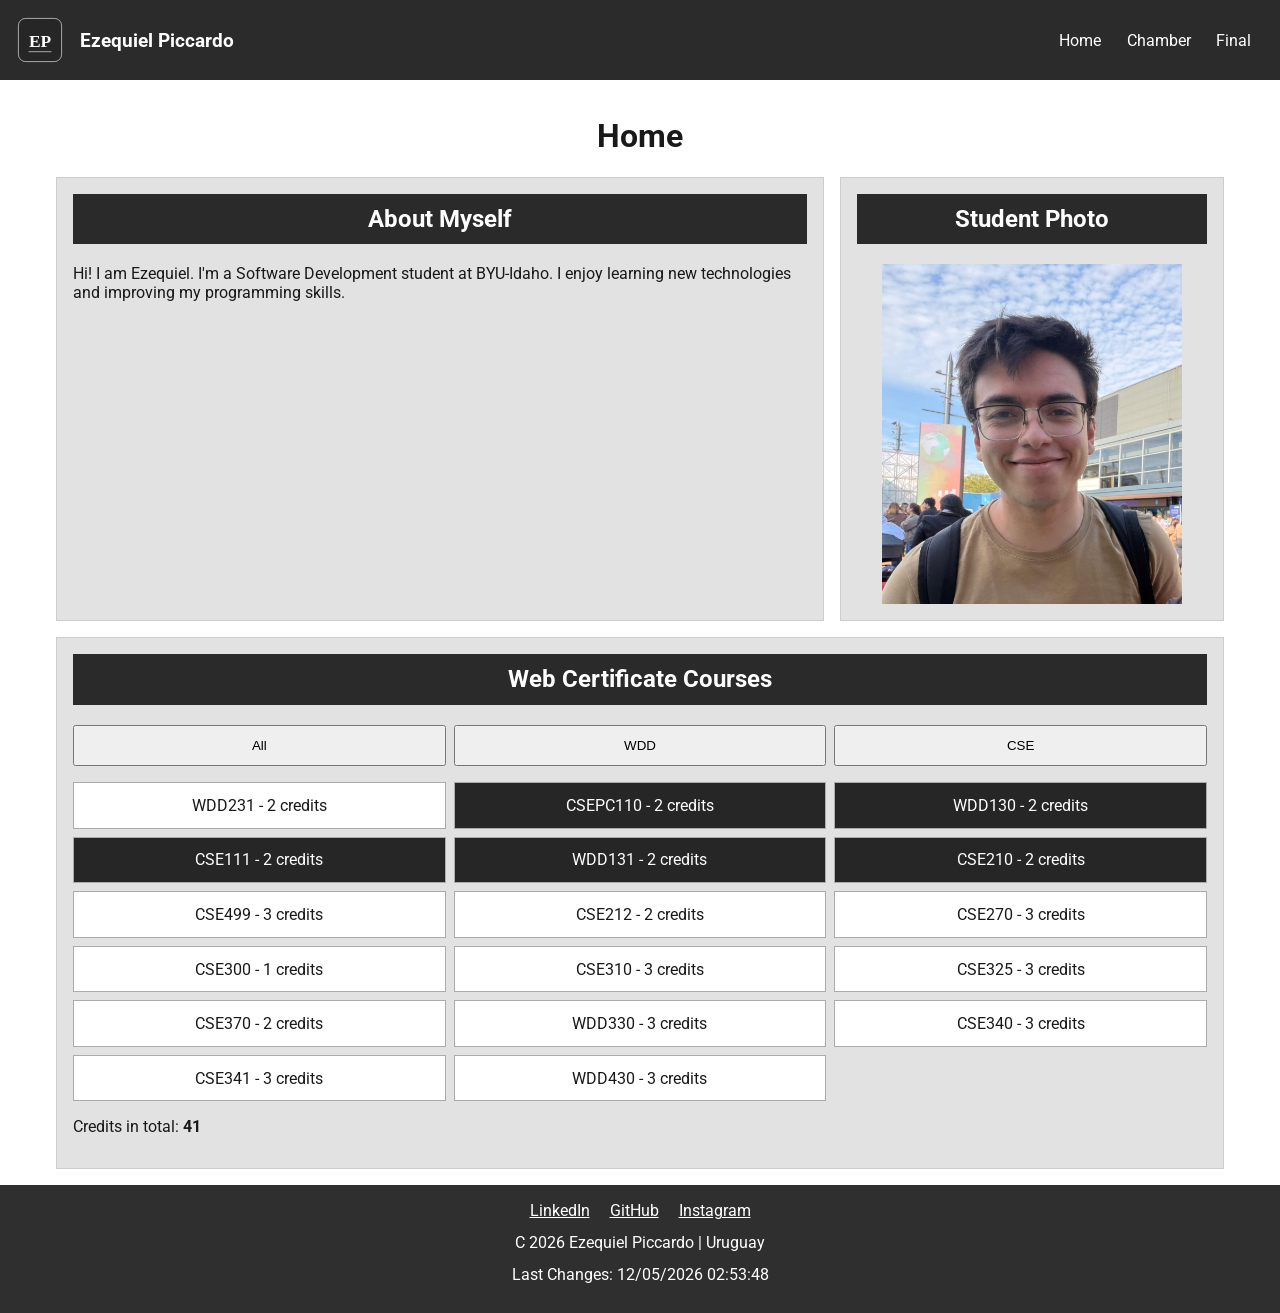
<file: index.html>
<!DOCTYPE html>
<html lang="en">

<head>
    <meta charset="UTF-8">
    <meta name="viewport" content="width=device-width, initial-scale=1.0">
    <meta name="description" content="Ezequiel Piccardo's WDD 231 course home page.">
    <meta name="author" content="Ezequiel Piccardo">
    <title>WDD 231 - Ezequiel Piccardo</title>

    <link rel="preconnect" href="https://fonts.googleapis.com">
    <link rel="preconnect" href="https://fonts.gstatic.com" crossorigin>
    <link href="https://fonts.googleapis.com/css2?family=Roboto:wght@400;500;700&display=swap" rel="stylesheet">

    <link rel="stylesheet" href="styles/small.css">
    <link rel="stylesheet" href="styles/larger.css">

    <script src="scripts/navigation.js" defer></script>
    <script src="scripts/date.js" defer></script>
    <script src="scripts/course.js" defer></script>

</head>

<body>
    <header>
        <img src="images/logo.svg" alt="" width="48" height="48">
        <span>Ezequiel Piccardo</span>

        <button id="menu-button" aria-label="Open navigation menu" aria-expanded="false" aria-controls="navigation">
            Menu
        </button>
        <nav id="navigation">
            <a href="index.html">Home</a>
            <a href="#">Chamber</a>
            <a href="#">Final</a>
        </nav>
    </header>

    <main>
        <h1>
            Home
        </h1>
        <div class="content">

            <section>
                <h2>About Myself</h2>
                <p>
                    Hi! I am Ezequiel. I'm a Software Development student at BYU-Idaho. I enjoy learning new
                    technologies and improving my programming skills.
                </p>
            </section>
            <section>
                <h2>Student Photo</h2>
                <img src="images/student.jpeg" alt="Picture of Ezequiel Piccardo" width="300" height="300">
            </section>
            <section class="courses">
                <h2>Web Certificate Courses</h2>

                <div class="filters">
                    <button data-filter="all" aria-pressed="true">All</button>
                    <button data-filter="WDD" aria-pressed="false">WDD</button>
                    <button data-filter="CSE" aria-pressed="false">CSE</button>
                </div>

                <div id="course-list"></div>

                <p>
                    Credits in total:
                    <strong id="credit-total">0</strong>
                </p>
            </section>
        </div>
    </main>

    <footer>
        <div>
            <a href="https://www.linkedin.com/in/ezequiel-piccardo" target="_blank"
                rel="noopener noreferrer">LinkedIn</a>
            <a href="https://github.com/ezepicc" target="_blank" rel="noopener noreferrer">GitHub</a>
            <a href="https://www.instagram.com/piccardo.ez/" target="_blank" rel="noopener noreferrer">Instagram</a>
        </div>

        <p> C <span id="current-year"></span> Ezequiel Piccardo | Uruguay</p>

        <p>
            Last Changes: <span id="lastModified"></span>
        </p>
    </footer>
</body>

</html>
</file>
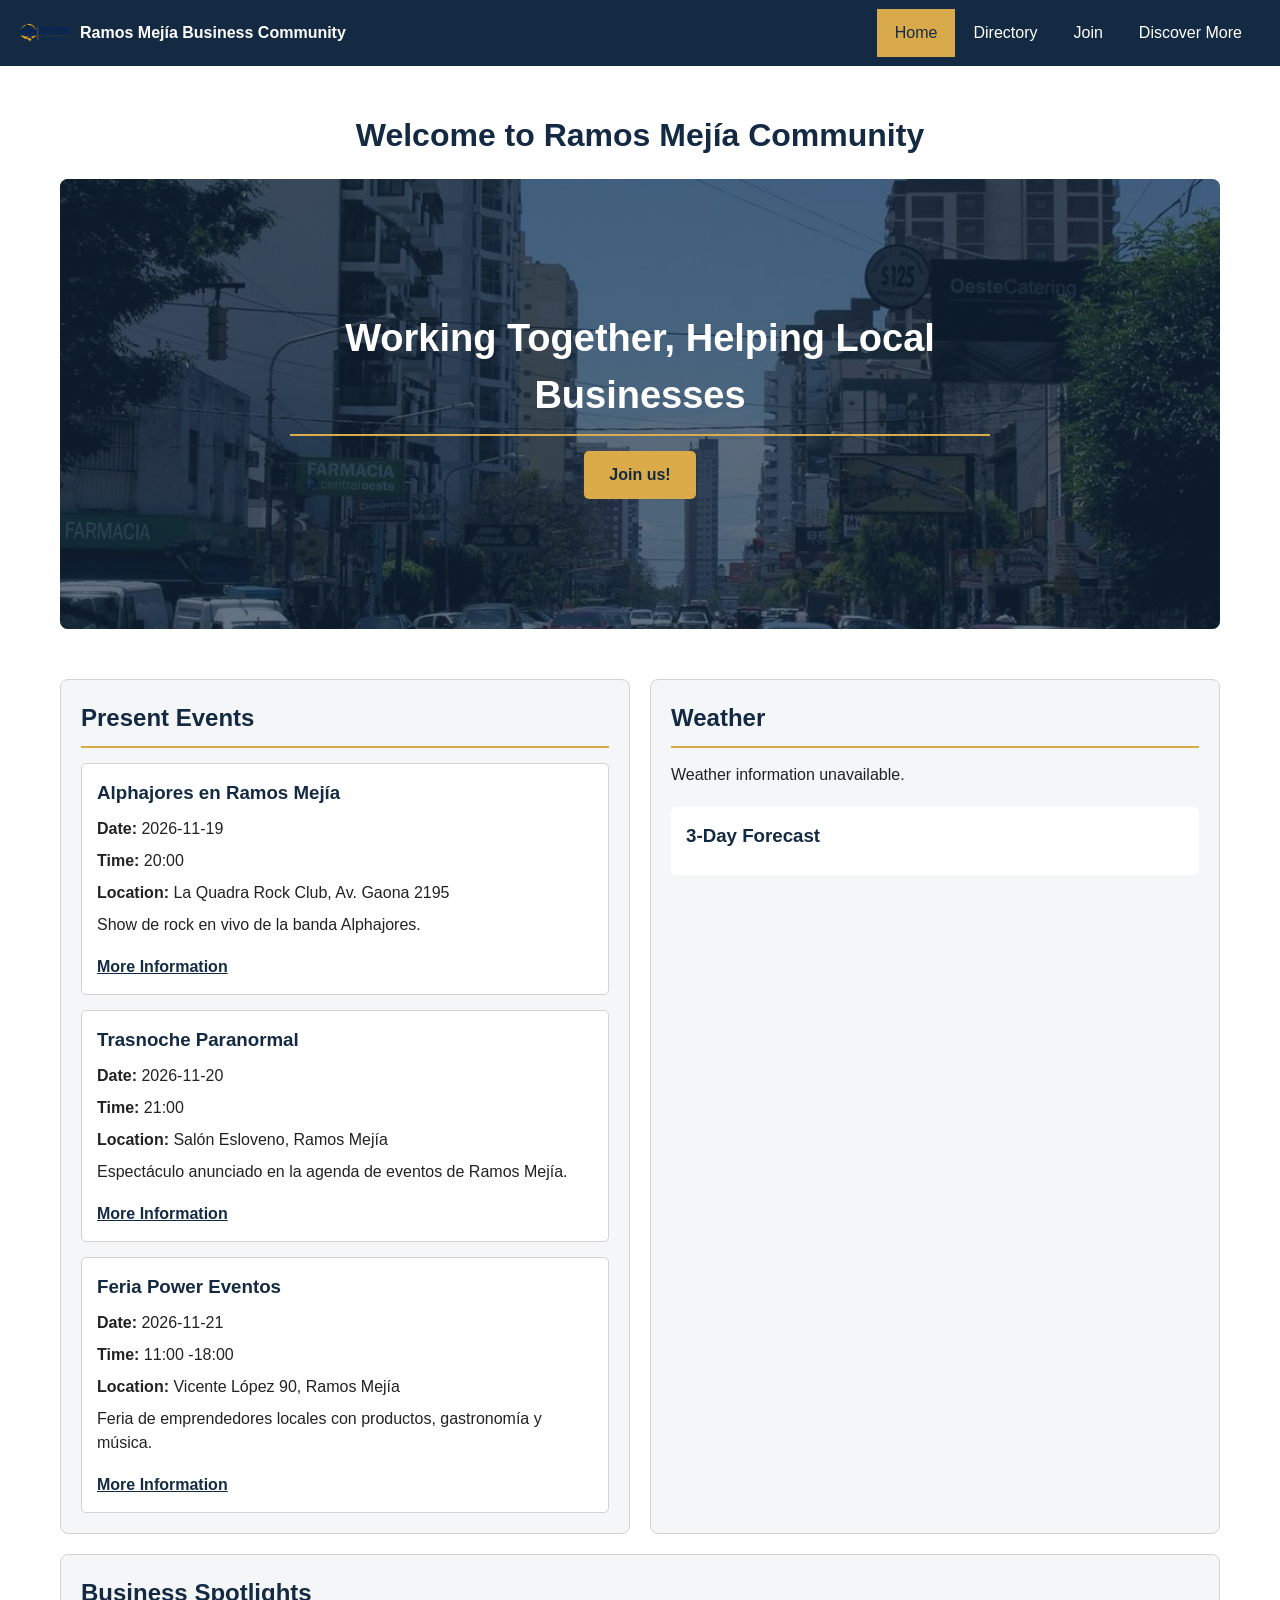
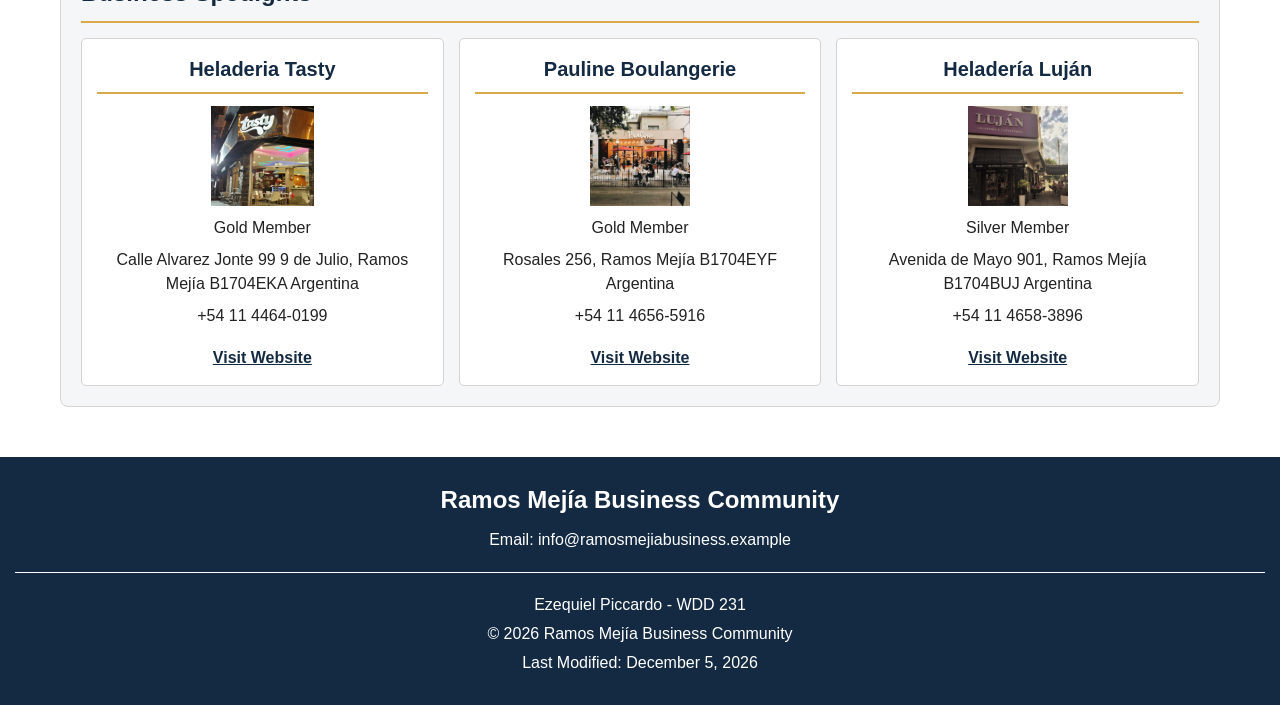
<file: chamber/index.html>
<!DOCTYPE html>
<html lang="en">

<head>
    <meta charset="UTF-8">
    <meta name="viewport" content="width=device-width, initial-scale=1.0">

    <title>Home - Ramos Mejía Business Community</title>
    <meta name="description"
        content="Welcome to the Ramos Mejía Business Community. Discover local events, business opportunities, community resources, and local businesses.">
    <meta name="author" content=" Ezequiel Piccardo ">

    <link rel="icon" href="images/favicon.png" type="image/png">

    <meta property="og:title" content="Ramos Mejía Business Community">
    <meta property="og:description" content="Discover local businesses, events, and opportunities in Ramos Mejía">
    <meta property="og:image" content="https://ezepicc.github.io/wdd231/chamber/images/logo.png">
    <meta property="og:url" content="https://ezepicc.github.io/wdd231/chamber/index.html">
    <meta property="og:type" content="website">

    <link rel="stylesheet" href="styles/normalize.css">
    <link rel="stylesheet" href="styles/small.css">
    <link rel="stylesheet" href="styles/larger.css">
    <script src="scripts/navigation.js" defer></script>
    <script src="scripts/home.js" defer></script>

</head>


<body>
    <header>
        <div class="header-content">

            <a href="index.html" class="logo">

                <img src="images/logo.png" alt="Ramos Mejía Business Community logo">
                <span>Ramos Mejía Business Community</span>

            </a>
            <button id="menu-button" aria-label="Open navigation menu" aria-expanded="false">
                Menu
            </button>

            <nav id="navigation">

                <ul>
                    <li><a href="index.html" class="active" aria-current="page">Home</a></li>
                    <li><a href="directory.html">Directory</a></li>
                    <li><a href="join.html">Join</a></li>
                    <li><a href="discover.html">Discover More</a></li>

                </ul>

            </nav>
        </div>
    </header>

    <main class="home-main">
        <h1>Welcome to Ramos Mejía Community</h1>

        <section class="hero">
            <img src="images/hero.jfif" alt="Businesses and community in Ramos Mejía">
            <div class="hero-content">

                <h2>Working Together, Helping Local Businesses</h2>
                <a href="join.html">Join us!</a>

            </div>
        </section>
        <section class="events">
            <h2>Present Events</h2>
            <div id="events-content">
            </div>
        </section>

        <section class="weather">

            <h2>Weather</h2>

            <div id="current-weather">
            </div>

            <div id="weather-forecast">
                <h3>3-Day Forecast</h3>
            </div>

        </section>

        <section class="spotlights">
            <h2>Business Spotlights</h2>
            <div id="spotlights-content">
            </div>

        </section>

    </main>

    <footer>
        <div class="footer-contact">
            <h2>Ramos Mejía Business Community</h2>
            <p>Email: info@ramosmejiabusiness.example</p>
        </div>
        <div class="footer-development">
            <p>Ezequiel Piccardo - WDD 231</p>
            <p>&copy; <span id="current-year"></span> Ramos Mejía Business Community</p>
            <p>Last Modified: <span id="last-modified"></span></p>
        </div>
    </footer>

</body>

</html>
</file>
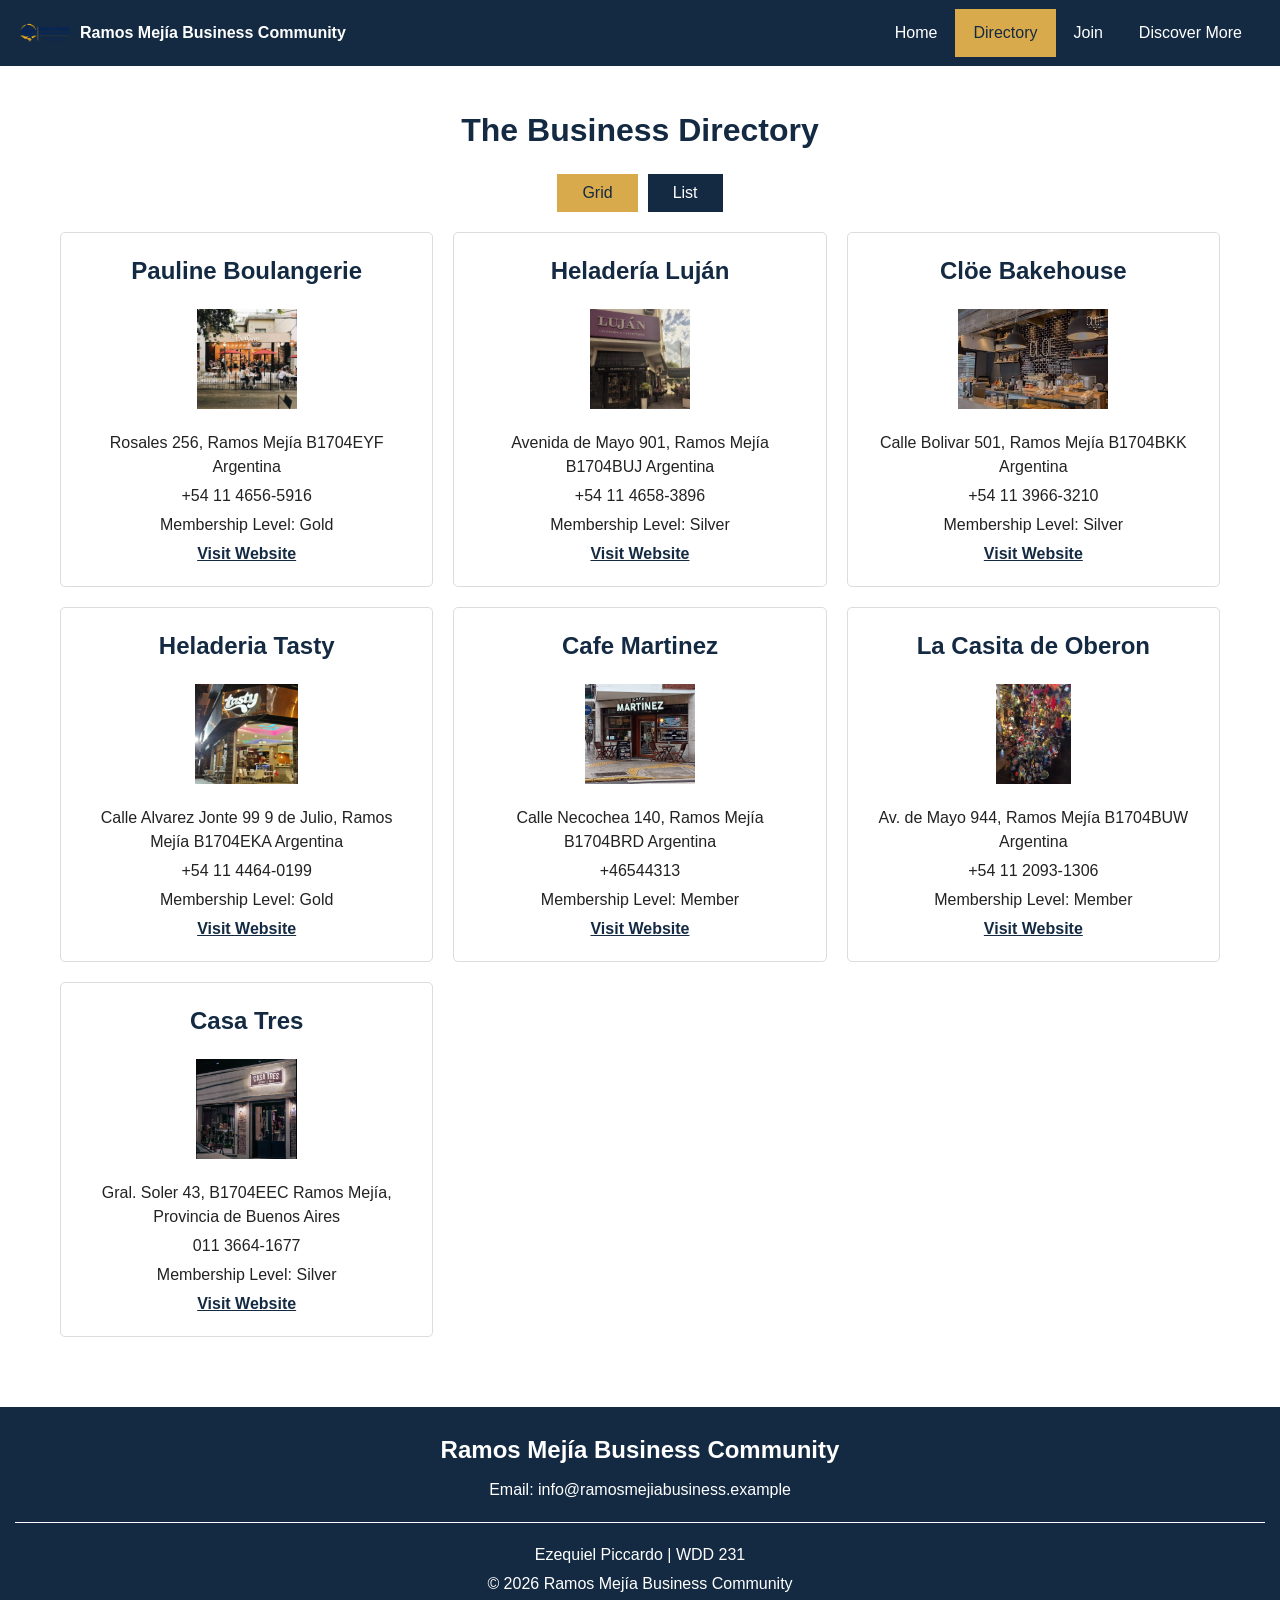
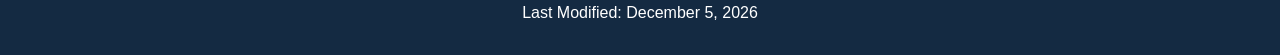
<file: chamber/directory.html>
<!DOCTYPE html>
<html lang="en">

<head>
    <meta charset="UTF-8">
    <meta name="viewport" content="width=device-width, initial-scale=1.0">

    <title>Business Directory - Ramos Mejía Business Community</title>
    <meta name="description"
        content="Explore local businesses, discover services, and connect with the business community of Ramos Mejía, Buenos Aires.">
    <meta name="author" content=" Ezequiel Piccardo ">

    <link rel="icon" href="images/favicon.png" type="image/png">

    <meta property="og:title" content="Ramos Mejía Business Community">
    <meta property="og:description" content="Discover local businesses in Ramos Mejía">
    <meta property="og:image" content="https://ezepicc.github.io/wdd231/chamber/images/logo.png">
    <meta property="og:url" content="https://ezepicc.github.io/wdd231/chamber/directory.html">
    <meta property="og:type" content="website">

    <link rel="stylesheet" href="styles/normalize.css">
    <link rel="stylesheet" href="styles/small.css">
    <link rel="stylesheet" href="styles/larger.css">
    <script src="scripts/navigation.js" defer></script>
    <script src="scripts/directory.js" defer></script>

</head>


<body>
    <header>
        <div class="header-content">

            <a href="directory.html" class="logo">

                <img src="images/logo.png" alt="Ramos Mejía Business Community logo">
                <span>Ramos Mejía Business Community</span>

            </a>
            <button id="menu-button" aria-label="Open navigation menu" aria-expanded="false">
                Menu
            </button>

            <nav id="navigation">

                <ul>
                    <li><a href="index.html">Home</a></li>
                    <li><a href="directory.html" class="active" aria-current="page">Directory</a></li>
                    <li><a href="join.html">Join</a></li>
                    <li><a href="discover.html">Discover More</a></li>

                </ul>

            </nav>
        </div>
    </header>

    <main>
        <h1>The Business Directory</h1>

        <section class="directory-section">
            <div class="view-buttons">
                <button id="grid-button" class="active">Grid</button>
                <button id="list-button">List</button>
            </div>

            <div id="members-content" class="grid-view">

            </div>
        </section>

    </main>
    <footer>

        <div class="footer-contact">
            <h2>Ramos Mejía Business Community</h2>
            <p>Email: info@ramosmejiabusiness.example</p>

        </div>
        <div class="footer-development">
            <p>Ezequiel Piccardo | WDD 231</p>
            <p>&copy; <span id="current-year"></span> Ramos Mejía Business Community</p>
            <p>Last Modified: <span id="last-modified"></span></p>
        </div>

    </footer>

</body>

</html>
</file>
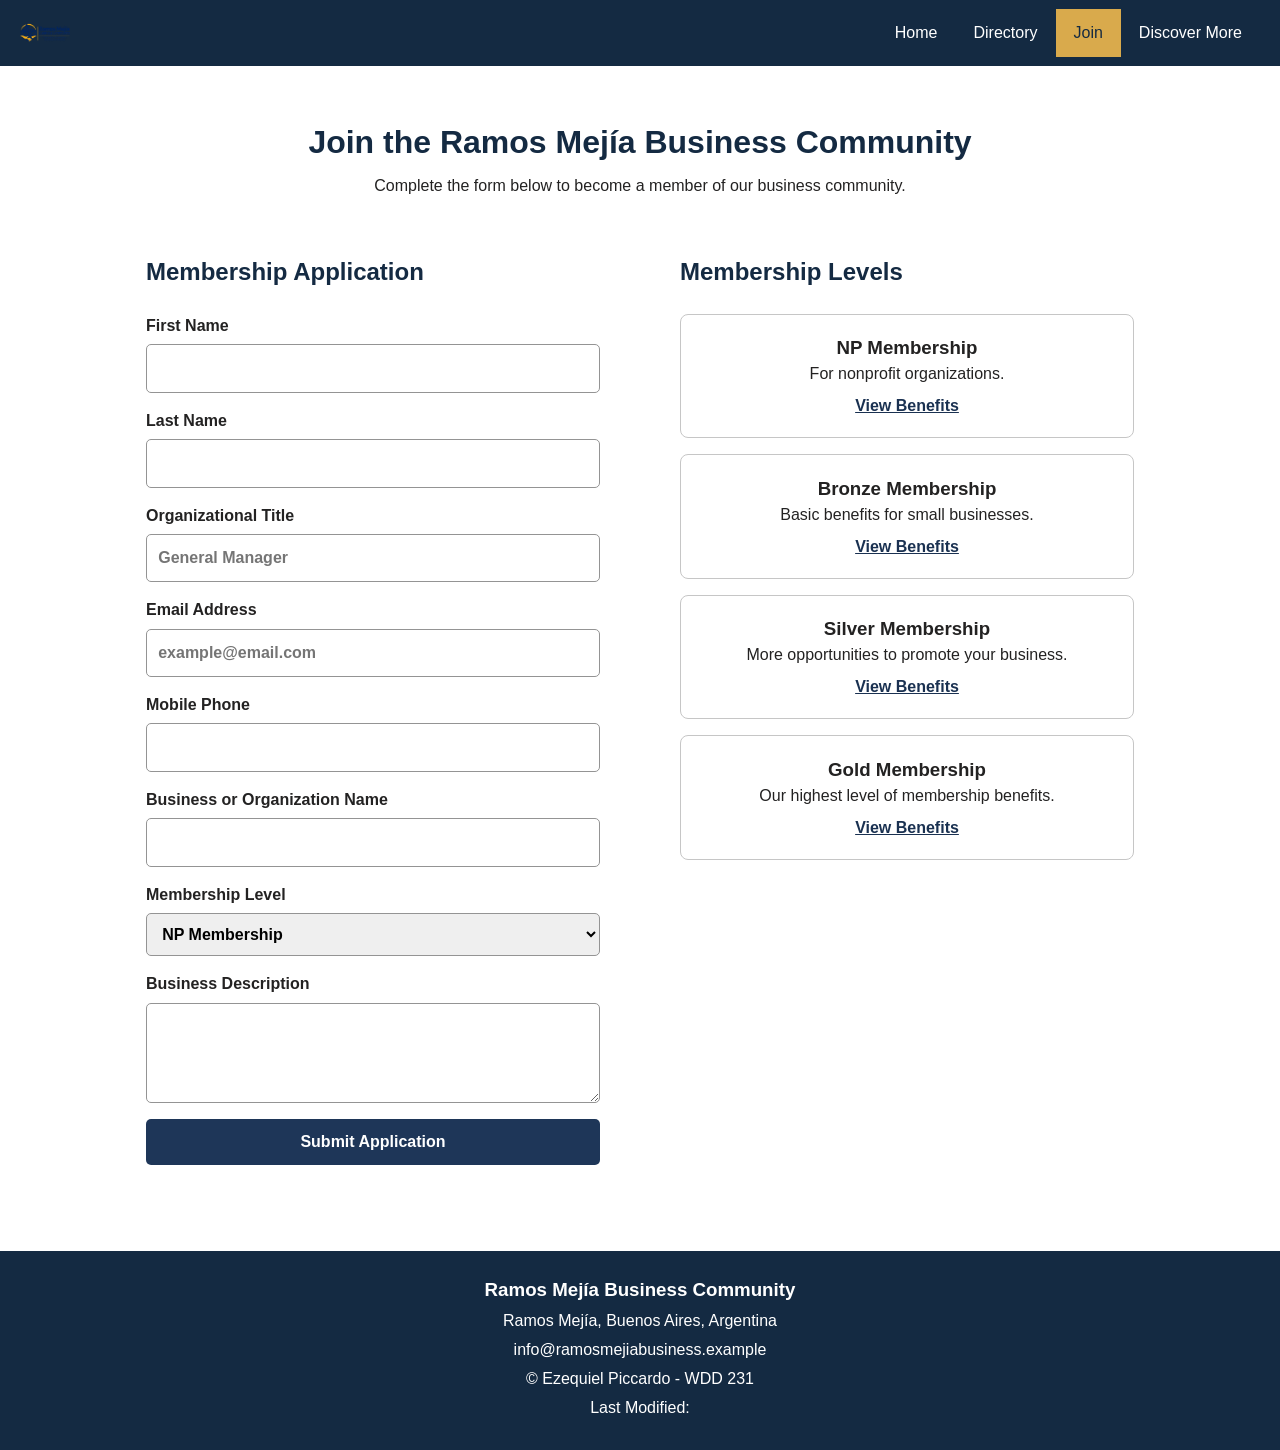
<file: chamber/join.html>
<!DOCTYPE html>
<html lang="en">


<head>
    <meta charset="UTF-8">
    <meta name="viewport" content="width=device-width, initial-scale=1.0">
    <meta name="description"
        content="Join the Ramos Mejía Business Community to connect with local businesses, grow your network, and discover new professional opportunities.">
    <meta name="author" content="Ezequiel Piccardo">

    <meta property="og:title" content="Join | Ramos Mejía Business Community">
    <meta property="og:description"
        content="Become a member of the Ramos Mejía Business Community, build valuable connections, and grow your business alongside local professionals.">
    <meta property="og:image" content="https://ezepicc.github.io/wdd231/chamber/images/logo.png">
    <meta property="og:url" content="https://ezepicc.github.io/wdd231/chamber/join.html">

    <title>Join | Ramos Mejía Business Community</title>

    <link rel="icon" href="images/favicon.png">

    <link rel="preconnect" href="https://fonts.googleapis.com">
    <link rel="preconnect" href="https://fonts.gstatic.com" crossorigin>
    <link href="https://fonts.googleapis.com/css2?family=Roboto:wght@400;500;700&display=swap" rel="stylesheet">

    <link rel="stylesheet" href="styles/normalize.css">
    <link rel="stylesheet" href="styles/small.css">
    <link rel="stylesheet" href="styles/larger.css">
    <link rel="stylesheet" href="styles/join.css">

    <script src="scripts/navigation.js" defer></script>
    <script src="scripts/join.js" defer></script>
</head>


<body>

    <header>
        <div class="header-content">
            <a href="index.html" class="logo">
                <img src="images/logo.png" alt="Ramos Mejía Business Community">
            </a>

            <button id="menu-button" aria-label="Open navigation menu">Menu</button>

            <nav id="navigation">
                <ul>
                    <li><a href="index.html">Home</a></li>
                    <li><a href="directory.html">Directory</a></li>
                    <li><a href="join.html" class="active">Join</a></li>
                    <li><a href="discover.html">Discover More</a></li>
                </ul>
            </nav>
        </div>
    </header>


    <main class="join-main">
        <h1>Join the Ramos Mejía Business Community</h1>
        <p>Complete the form below to become a member of our business community.</p>

        <div class="join-layout">

            <section class="application-section">
                <h2>Membership Application</h2>

                <form method="get" action="thankyou.html">

                    <label>
                        First Name
                        <input type="text" name="firstName" title="Enter your first name" autocomplete="given-name"
                            required>
                    </label>

                    <label>
                        Last Name
                        <input type="text" name="lastName" title="Enter your last name" autocomplete="family-name"
                            required>
                    </label>

                    <label>
                        Organizational Title
                        <input type="text" name="organizationTitle" title="Enter your organizational title"
                            autocomplete="organization-title" pattern="[A-Za-zÀ-ÿ -]{7,}" placeholder="General Manager">
                    </label>

                    <label>
                        Email Address
                        <input type="email" name="email" title="Enter your email address" autocomplete="email"
                            placeholder="example@email.com" required>
                    </label>

                    <label>
                        Mobile Phone
                        <input type="tel" name="phone" title="Enter your mobile phone number" autocomplete="tel"
                            required>
                    </label>

                    <label>
                        Business or Organization Name
                        <input type="text" name="organization" title="Enter your business or organization name"
                            autocomplete="organization" required>
                    </label>

                    <label>
                        Membership Level
                        <select name="membership" title="Select a membership level" autocomplete="off">
                            <option value="np">NP Membership</option>
                            <option value="bronze">Bronze Membership</option>
                            <option value="silver">Silver Membership</option>
                            <option value="gold">Gold Membership</option>
                        </select>
                    </label>

                    <label>
                        Business Description
                        <textarea name="description" title="Describe your business" autocomplete="off"></textarea>
                    </label>

                    <input type="hidden" name="timestamp" id="timestamp">

                    <input type="submit" value="Submit Application">

                </form>
            </section>

            <section class="membership-section">
                <h2>Membership Levels</h2>

                <div class="membership-card np-card">
                    <h3>NP Membership</h3>
                    <p>For nonprofit organizations.</p>
                    <a href="#np-modal">View Benefits</a>
                </div>

                <div class="membership-card bronze-card">
                    <h3>Bronze Membership</h3>
                    <p>Basic benefits for small businesses.</p>
                    <a href="#bronze-modal">View Benefits</a>
                </div>

                <div class="membership-card silver-card">
                    <h3>Silver Membership</h3>
                    <p>More opportunities to promote your business.</p>
                    <a href="#silver-modal">View Benefits</a>
                </div>

                <div class="membership-card gold-card">
                    <h3>Gold Membership</h3>
                    <p>Our highest level of membership benefits.</p>
                    <a href="#gold-modal">View Benefits</a>
                </div>
            </section>

        </div>

        <dialog id="np-modal">
            <h2>NP Membership Benefits</h2>
            <p>Free membership for nonprofit organizations.</p>
            <button class="close-modal">Close</button>
        </dialog>

        <dialog id="bronze-modal">
            <h2>Bronze Membership Benefits</h2>
            <p>Access to basic chamber events and business resources.</p>
            <button class="close-modal">Close</button>
        </dialog>

        <dialog id="silver-modal">
            <h2>Silver Membership Benefits</h2>
            <p>Includes bronze benefits and additional promotional opportunities.</p>
            <button class="close-modal">Close</button>
        </dialog>

        <dialog id="gold-modal">
            <h2>Gold Membership Benefits</h2>
            <p>Includes all benefits and priority promotional opportunities.</p>
            <button class="close-modal">Close</button>
        </dialog>

    </main>

    <footer>
        <div>
            <h3>Ramos Mejía Business Community</h3>
            <p>Ramos Mejía, Buenos Aires, Argentina</p>
            <p>info@ramosmejiabusiness.example</p>
        </div>

        <p>© <span id="current-year"></span> Ezequiel Piccardo - WDD 231</p>
        <p>Last Modified: <span id="last-modified"></span></p>
    </footer>
</body>

</html>
</file>
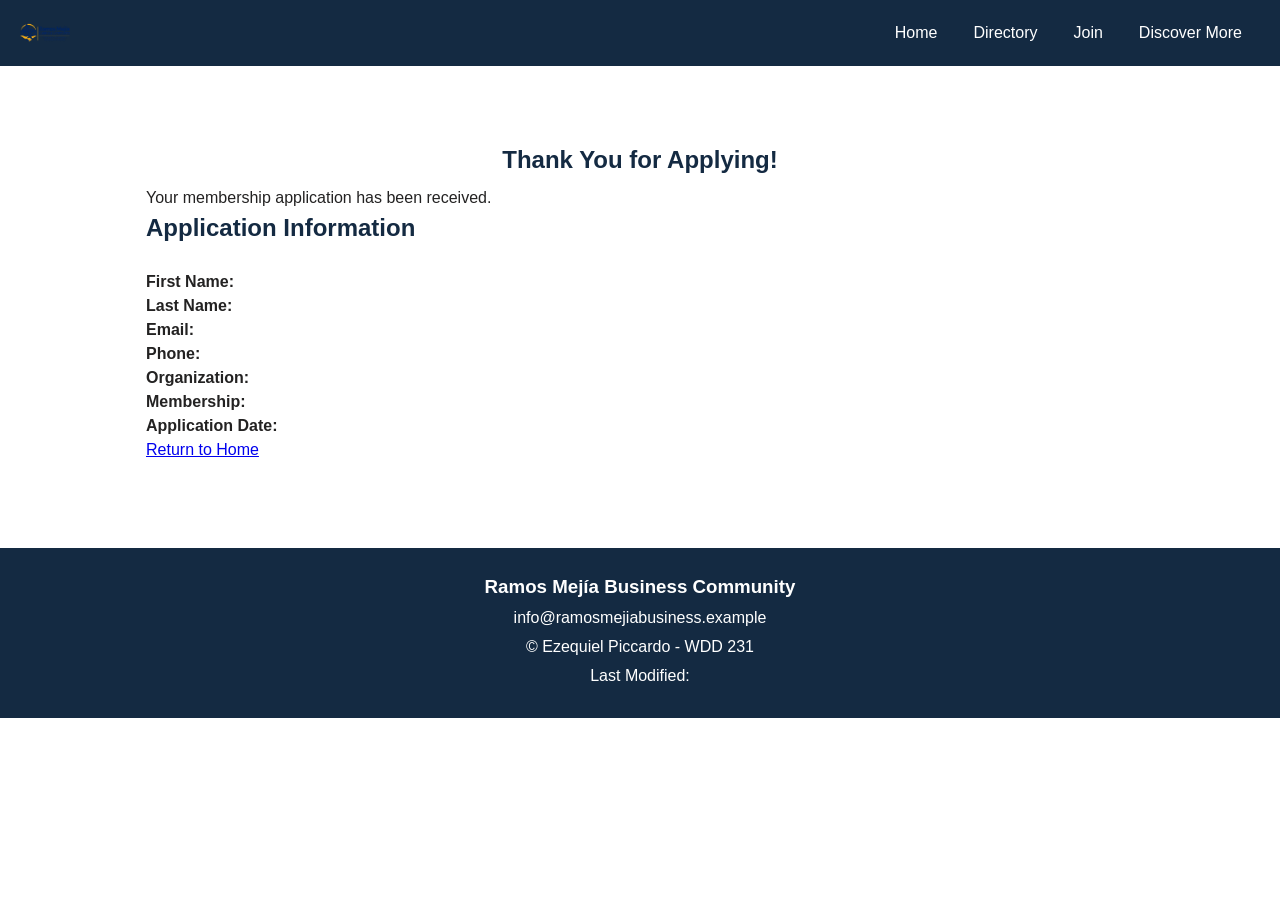
<file: chamber/thankyou.html>
<!DOCTYPE html>
<html lang="en">

<head>
    <meta charset="UTF-8">
    <meta name="viewport" content="width=device-width, initial-scale=1.0">
    <meta name="description" content="Membership application confirmation.">
    <meta name="author" content="Ezequiel Piccardo">
    <title>Thank You | Ramos Mejía Business Community</title>

    <link rel="icon" href="images/favicon.png">
    <link rel="stylesheet" href="styles/normalize.css">
    <link rel="stylesheet" href="styles/small.css">
    <link rel="stylesheet" href="styles/larger.css">
    <link rel="stylesheet" href="styles/join.css">

    <script src="scripts/navigation.js" defer></script>
    <script src="scripts/thankyou.js" defer></script>
</head>

<body>

    <header>
        <div class="header-content">
            <a href="index.html" class="logo">
                <img src="images/logo.png" alt="Ramos Mejía Business Community logo">
            </a>

            <button id="menu-button" aria-label="Open navigation menu">Menu</button>

            <nav id="navigation">
                <ul>
                    <li><a href="index.html">Home</a></li>
                    <li><a href="directory.html">Directory</a></li>
                    <li><a href="join.html">Join</a></li>
                    <li><a href="discover.html">Discover More</a></li>
                </ul>
            </nav>
        </div>
    </header>

    <main class="join-main">
        <section class="application-section">
            <h1>Thank You for Applying!</h1>

            <p>Your membership application has been received.</p>

            <h2>Application Information</h2>

            <div id="application-details">
                <p><strong>First Name:</strong> <span id="firstName"></span></p>
                <p><strong>Last Name:</strong> <span id="lastName"></span></p>
                <p><strong>Email:</strong> <span id="email"></span></p>
                <p><strong>Phone:</strong> <span id="phone"></span></p>
                <p><strong>Organization:</strong> <span id="organization"></span></p>
                <p><strong>Membership:</strong> <span id="membership"></span></p>
                <p><strong>Application Date:</strong> <span id="timestamp"></span></p>
            </div>

            <p>
                <a href="index.html">Return to Home</a>
            </p>
        </section>
    </main>

    <footer>
        <div>
            <h3>Ramos Mejía Business Community</h3>
            <p>info@ramosmejiabusiness.example</p>
        </div>

        <p>©<span id="current-year"></span> Ezequiel Piccardo - WDD 231</p>
        <p>Last Modified: <span id="last-modified"></span></p>
    </footer>

</body>

</html>
</file>
<file: styles/small.css>
* {
    box-sizing: border-box;
}

body {
    margin: 0;
    font-family: 'Roboto', sans-serif;
    color: #191919;
}

header {
    background-color: #2c2b2b;
    color: white;
    padding: 1rem;
    display: flex;
    align-items: center;
    gap: 1rem;
    flex-wrap: wrap;
}

header span {
    font-size: 1.2rem;
    font-weight: bold;

}

#menu-button {
    margin-left: auto;
    padding: 0.5rem 1rem;
    background-color: #545454;
    color: white;
    border: none;
    cursor: pointer;
    font-size: 1rem;
}


#menu-button:hover {
    background-color: #777;
}

nav {
    display: none;
    flex-direction: column;
    width: 100%;
}

nav.open {
    display: flex;
}

nav a {
    color: white;
    text-decoration: none;
    padding: 0.8rem;
}

nav a:hover {
    background-color: #545454;
}

main {
    padding: 1rem;
    max-width: 1200px;
    margin: 0 auto;
}

h1 {
    text-align: center;
}

.content {
    display: grid;
    grid-template-columns: 1fr;
    gap: 1rem;
}

section {
    background-color: #e3e2e2;
    padding: 1rem;
    border: 1px solid #cdcdcd;
}

section h2 {
    background-color: #2b2a2a;
    color: white;
    padding: 0.7rem;
    margin-top: 0;
    text-align: center;
}

section img {
    display: block;
    max-width: 100%;
    height: auto;
    margin: auto;
}

.filters {
    display: flex;
    gap: 0.5rem;
    margin-bottom: 1rem;
}

.filters button {
    flex: 1;
    padding: 0.7rem;
    cursor: pointer;
}

#course-list {
    display: grid;
    gap: 0.5rem;
}

.course {
    background-color: white;
    padding: 0.8rem;
    text-align: center;
    border: 1px solid #ababab;
}

.course.completed {
    background-color: #272626;
    color: white;
}

footer {
    background-color: #302f2f;
    color: white;
    text-align: center;
    padding: 1rem;
}

footer a {
    color: white;
    margin: 0.5rem;
}

footer a:hover {
    text-decoration: underline;
}

footer p {
    margin: 0.8rem;
}
</file>
<file: styles/larger.css>
@media screen and (min-width: 640px) {
    header {
        flex-wrap: nowrap;
    }

    #menu-button {
        display: none;
    }

    nav {
        display: flex;
        flex-direction: row;
        width: auto;
        margin-left: auto;
    }

    .content {
        grid-template-columns: 2fr 1fr;
    }

    .courses {
        grid-column: 1 /3;
    }

    #course-list {
        grid-template-columns: repeat(3, 1fr);
    }
}
</file>
<file: chamber/styles/small.css>
* {
    box-sizing: border-box;
}

body {
    font-family: Arial, sans-serif;
    color: #232222;
    background-color: #ffffff;
    line-height: 1.5;
}

main {
    max-width: 1200px;
    margin: 0 auto;
    padding: 20px;
}

h1,
h2,
h3,
p,
ul {
    margin: 0;
    padding: 0;
}

h1,
h2 {
    color: #142a42;
}

h1 {
    text-align: center;
    margin: 20px 0;
}

ul {
    list-style: none;
}

img {
    max-width: 100%;
    height: auto;
}

a {
    overflow-wrap: anywhere;
}

header {
    background-color: #142a42;
    color: white;
    padding: 15px;
}

.header-content {
    display: flex;
    flex-wrap: wrap;
    align-items: center;
    justify-content: space-between;
}

.logo {
    display: flex;
    align-items: center;
    gap: 10px;
    color: white;
    text-decoration: none;
    font-weight: bold;
}

.logo img {
    width: 45px;
    height: 45px;
    object-fit: contain;
}

#menu-button {
    background: none;
    border: none;
    color: white;
    font-size: 28px;
    cursor: pointer;
}

#navigation {
    display: none;
    width: 100%;
}

#navigation.open {
    display: block;
}

#navigation ul {
    display: flex;
    flex-direction: column;
}

#navigation a {
    display: block;
    padding: 12px;
    color: white;
    text-decoration: none;
    text-align: center;
}

#navigation a:hover,
#navigation a.active {
    background-color: #d9aa4c;
    color: #142a42;
}

.directory-section {
    margin: 20px 0;
}

.view-buttons {
    display: flex;
    justify-content: center;
    gap: 10px;
    margin-bottom: 20px;
}

.view-buttons button {
    background-color: #142a42;
    color: white;
    border: none;
    padding: 10px 25px;
    cursor: pointer;
    font-size: 16px;
}

.view-buttons button:hover,
.view-buttons button.active {
    background-color: #d9aa4c;
    color: #142a42;
}

#members-content {
    display: grid;
    grid-template-columns: 1fr;
    gap: 20px;
}

.member-card {
    background-color: white;
    border: 1px solid #dfdbdb;
    padding: 20px;
    text-align: center;
    border-radius: 5px;
}

.member-card img {
    width: 150px;
    height: 100px;
    object-fit: contain;
    margin: 10px auto;
}

.member-card h2 {
    margin-bottom: 10px;
}

.member-card p {
    margin: 5px 0;
}

.member-card a {
    color: #142a42;
    font-weight: bold;
}

#members-content.list-view {
    display: flex;
    flex-direction: column;
    gap: 0;
}


.list-view .member-card {
    display: flex;
    flex-direction: column;
    align-items: stretch;
    text-align: left;
    border-radius: 0;
    padding: 15px 20px;
    gap: 8px;
    border-bottom: 1px solid #dfdbdb;
}

.list-view .member-card img {
    display: none;
}

.list-view .member-card h2 {
    flex: none;
    margin: 0;
}

.list-view .member-card p {
    flex: none;
    margin: 0;
}

footer {
    background-color: #142a42;
    color: white;
    text-align: center;
    padding: 25px 15px;
    margin-top: 30px;
}

footer h2 {
    color: white;
    margin-bottom: 10px;
}

footer p {
    margin: 5px 0;
}

.footer-development {
    margin-top: 20px;
    border-top: 1px solid #ffffff;
    padding-top: 15px;
}

button:focus,
a:focus {
    outline: 3px solid #d9aa4c;
    outline-offset: 3px;
}

.home-main {
    max-width: 1200px;
    margin: 0 auto;
}

.home-main h1 {
    margin: 25px 0;
}

.hero {
    position: relative;
    margin-bottom: 30px;
    overflow: hidden;
    border-radius: 8px;
}

.hero img {
    display: block;
    width: 100%;
    height: 350px;
    object-fit: cover;
}

.hero-content {
    position: absolute;
    top: 0;
    left: 0;
    width: 100%;
    height: 100%;
    background-color: rgba(19, 41, 65, 0.65);
    display: flex;
    flex-direction: column;
    justify-content: center;
    align-items: center;
    text-align: center;
    padding: 20px;
    color: white;
}

.hero-content h2 {
    color: white;
    font-size: 28px;
    margin-bottom: 20px;
}

.hero-content a {
    display: inline-block;
    background-color: #dbaa49;
    color: #142a42;
    text-decoration: none;
    font-weight: bold;
    padding: 12px 25px;
    border-radius: 5px;
}

.hero-content a:hover {
    background-color: white;
}

.home-main .events,
.home-main .weather,
.home-main .spotlights {
    background-color: #f5f6f8;
    border: 1px solid #d5d2d2;
    border-radius: 8px;
    padding: 20px;
    margin-bottom: 25px;
}

.home-main section h2 {
    margin-bottom: 15px;
    border-bottom: 2px solid #dbaa49;
    padding-bottom: 10px;
}

#events-content {
    display: grid;
    grid-template-columns: 1fr;
    gap: 15px;
}

#events-content>*,
#spotlights-content>* {
    background-color: white;
    border: 1px solid #d5d2d2;
    border-radius: 5px;
    padding: 15px;
}

#current-weather {
    margin-bottom: 20px;
}

#weather-forecast {
    background-color: white;
    border-radius: 5px;
    padding: 15px;
}

#weather-forecast h3 {
    color: #142a42;
    margin-bottom: 10px;
}

#spotlights-content {
    display: grid;
    grid-template-columns: 1fr;
    gap: 15px;
}

#spotlights-content img {
    display: block;
    max-width: 150px;
    max-height: 100px;
    object-fit: contain;
    margin: 10px auto;
}

#spotlights-content h2,
#spotlights-content h3 {
    color: #142a42;
    font-size: 20px;
    margin-bottom: 12px;
    border-bottom: 2px solid #d9aa4c;
    padding-bottom: 8px;
}

#spotlights-content a {
    color: #142a42;
    font-weight: bold;
}


.spotlight-card {
    text-align: center;
}

.spotlight-card p {
    margin: 8px 0;
}

.spotlight-card a {
    display: inline-block;
    margin-top: 10px;
}

.event-card h3 {
    color: #142a42;
    margin-bottom: 10px;
}

.event-card p {
    margin: 8px 0;
}

.event-card a {
    display: inline-block;
    margin-top: 10px;
    color: #132b43;
    font-weight: bold;
}
</file>
<file: chamber/styles/larger.css>
@media only screen and (min-width: 32rem) {

    header {
        padding: 8px 20px;
    }

    .header-content {
        flex-wrap: nowrap;
        gap: 15px;
    }

    .logo img {
        width: 50px;
        height: 50px;
    }

    #menu-button {
        display: none;
    }

    #navigation {
        display: block;
        width: auto;
    }

    #navigation ul {
        flex-direction: row;
        align-items: center;
    }

    #navigation a {
        padding: 12px 18px;
    }

    #members-content {
        grid-template-columns: repeat(2, 1fr);
    }

}


@media only screen and (min-width: 64rem) {

    #members-content {
        grid-template-columns: repeat(3, 1fr);
    }

    #members-content.list-view {
        display: flex;
        flex-direction: column;
        gap: 0;
    }

    .list-view .member-card {
        display: grid;
        grid-template-columns: 1.5fr 2fr 1fr 1.5fr 1fr;
        align-items: center;
        text-align: left;
        padding: 18px 25px;
        gap: 15px;
    }

    .list-view .member-card h2 {
        margin: 0;
    }

    .list-view .member-card p {
        margin: 0;
        overflow-wrap: anywhere;
    }

    .list-view .member-card img {
        display: none;
    }
}


@media only screen and (min-width: 64rem) {

    .hero img {
        height: 450px;
    }

    .hero-content h2 {
        font-size: 38px;
        max-width: 700px;
    }

    .home-main {
        display: grid;
        grid-template-columns: repeat(2, 1fr);
        gap: 20px;
    }

    .home-main h1,
    .home-main .hero,
    .home-main .spotlights {
        grid-column: 1 / 3;
    }

    .home-main h1 {
        margin-bottom: 0;
    }

    .home-main .events,
    .home-main .weather,
    .home-main .spotlights {
        margin-bottom: 0;
    }

    #events-content {
        grid-template-columns: 1fr;
    }

    #spotlights-content {
        grid-template-columns: repeat(3, 1fr);
    }
}
</file>
<file: chamber/styles/join.css>
.join-main {
    max-width: 1100px;
    margin: 0 auto;
    padding: 2rem;
}

.join-main h1 {
    text-align: center;
    margin-bottom: 0.5rem;
}

.join-main>p {
    text-align: center;
    margin-bottom: 2rem;
}

.join-layout {
    display: grid;
    grid-template-columns: 1fr 1fr;
    gap: 2rem;
    align-items: start;
}


.application-section,
.membership-section {
    background-color: #ffffff;
    padding: 1.5rem;
    border-radius: 8px;
}

.application-section h2,
.membership-section h2 {
    margin-top: 0;
    margin-bottom: 1.5rem;
}


form label {
    display: block;
    margin-bottom: 1rem;
    font-weight: bold;
}

form input,
form select,
form textarea {
    display: block;
    width: 100%;
    padding: 0.7rem;
    margin-top: 0.4rem;
    border: 1px solid #949494;
    border-radius: 5px;
    font: inherit;
}

form textarea {
    min-height: 100px;
    resize: vertical;
}

form input[type="submit"] {
    background-color: #1e3658;
    color: white;
    border: none;
    cursor: pointer;
    font-weight: bold;
}

form input[type="submit"]:hover {
    background-color: #427a9d;
}


.membership-card {
    padding: 1.2rem;
    margin-bottom: 1rem;
    border-radius: 8px;
    text-align: center;
    background-color: white;
    border: 1px solid #c6c6c6;
    animation: show-card 1s ease;
}

.membership-card h3 {
    margin-top: 0;
}

.membership-card a {
    display: inline-block;
    margin-top: 0.5rem;
    color: #1a3151;
    font-weight: bold;
}


@keyframes show-card {
    from {
        opacity: 0;
        transform: translateY(20px);
    }

    to {
        opacity: 1;
        transform: translateY(0);
    }
}


dialog {
    max-width: 400px;
    padding: 2rem;
    border: none;
    border-radius: 8px;
    box-shadow: 0 0 15px rgba(0, 0, 0, 0.3);
}

dialog::backdrop {
    background-color: rgba(0, 0, 0, 0.5);
}

dialog button {
    padding: 0.6rem 1.2rem;
    background-color: #1c3353;
    color: white;
    border: none;
    border-radius: 5px;
    cursor: pointer;
}


@media screen and (max-width: 700px) {
    .join-layout {
        grid-template-columns: 1fr;
    }

    .join-main {
        padding: 1rem;
    }
}
</file>
